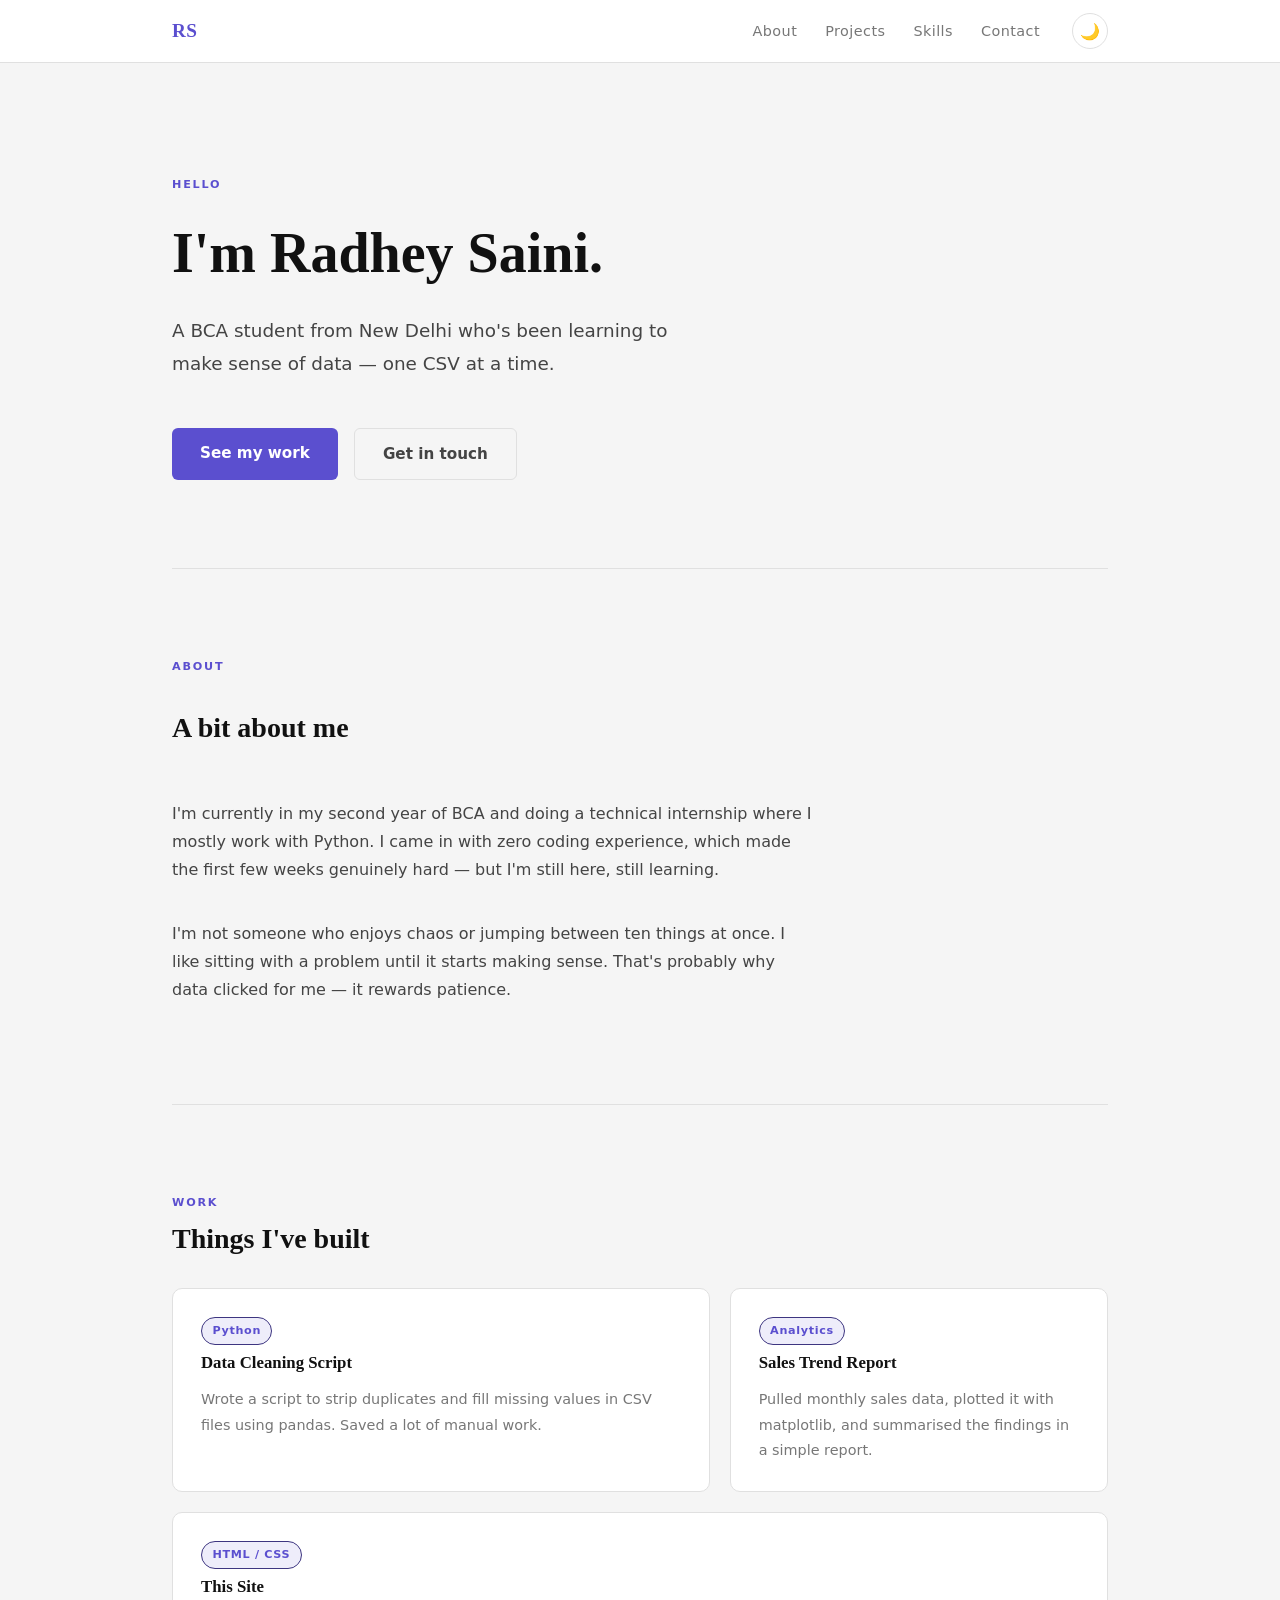
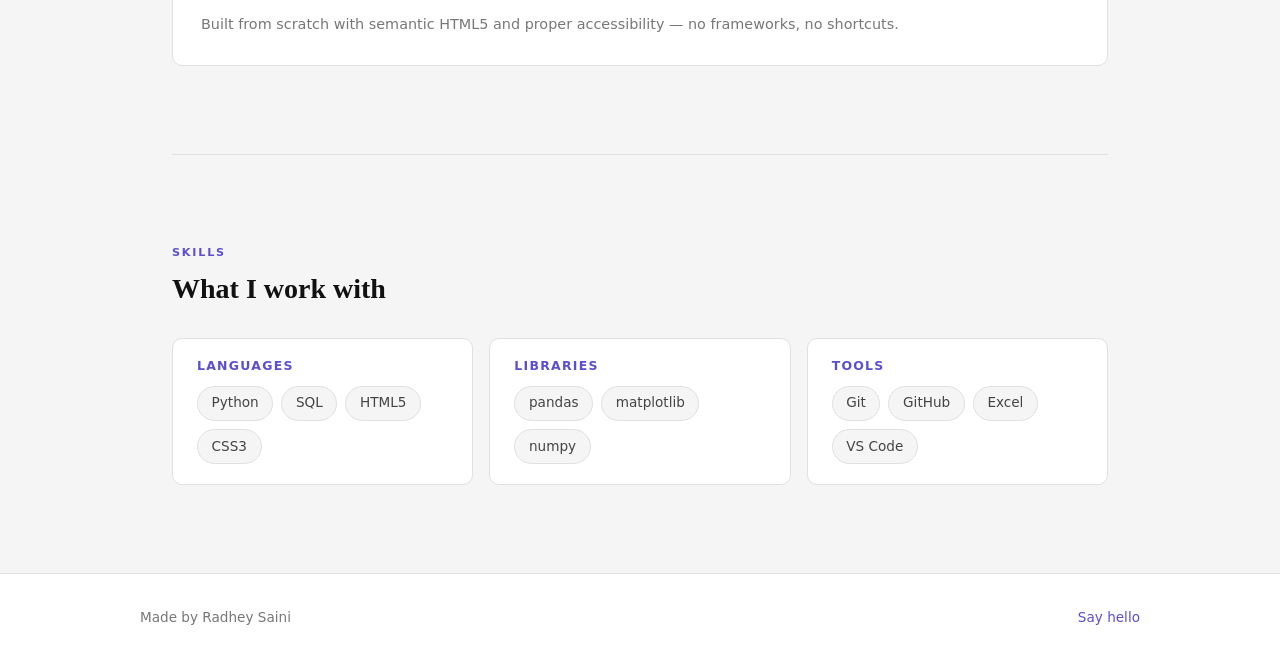
<file: index.html>
<!DOCTYPE html>
<html lang="en" data-theme="dark">
<head>
  <meta charset="UTF-8" />
  <meta name="viewport" content="width=device-width, initial-scale=1.0" />
  <meta name="description" content="Radhey Saini — BCA student and data analytics intern in New Delhi. I like figuring out what data is actually saying." />
  <meta name="keywords" content="Radhey Saini, portfolio, data analytics, BCA, New Delhi, Python" />
  <meta name="author" content="Radhey Saini" />
  <meta name="robots" content="index, follow" />

  <meta property="og:title" content="Radhey Saini | Portfolio" />
  <meta property="og:description" content="BCA student and data analytics intern based in New Delhi." />
  <meta property="og:type" content="website" />

  <meta name="twitter:card" content="summary" />
  <meta name="twitter:title" content="Radhey Saini | Portfolio" />
  <meta name="twitter:description" content="BCA student and data analytics intern based in New Delhi." />

  <title>Radhey Saini | Portfolio</title>

  <style>
    /* ── CSS Variables: Light/Dark ── */
    :root {
      --bg: #0f0f0f;
      --bg-alt: #141414;
      --surface: #1a1a1a;
      --border: #272727;
      --accent: #7c6af7;
      --accent-dim: #3d3580;
      --accent-glow: rgba(124, 106, 247, 0.15);
      --text: #e8e8e8;
      --text-secondary: #aaa;
      --muted: #666;
      --font-display: 'Georgia', serif;
      --font-body: system-ui, -apple-system, sans-serif;
      --radius: 10px;
      --radius-sm: 6px;
      --max-w: 1000px;
      --nav-h: 62px;
      --transition: 0.2s ease;
    }

    [data-theme="light"] {
      --bg: #f5f5f5;
      --bg-alt: #ececec;
      --surface: #ffffff;
      --border: #e0e0e0;
      --accent: #5b4fcf;
      --accent-dim: #3d3580;
      --accent-glow: rgba(91, 79, 207, 0.1);
      --text: #111;
      --text-secondary: #444;
      --muted: #777;
    }

    @media (prefers-reduced-motion: reduce) {
      *, *::before, *::after { transition: none !important; animation: none !important; }
    }

    *, *::before, *::after { box-sizing: border-box; margin: 0; padding: 0; }

    html { scroll-behavior: smooth; font-size: 16px; }

    body {
      background-color: var(--bg);
      color: var(--text);
      font-family: var(--font-body);
      line-height: 1.75;
      transition: background-color var(--transition), color var(--transition);
    }

    /* ── Skip Link ── */
    .skip-link {
      position: absolute;
      top: -100%;
      left: 1rem;
      background: var(--accent);
      color: #fff;
      padding: 0.5rem 1rem;
      border-radius: var(--radius-sm);
      font-weight: 600;
      z-index: 9999;
      transition: top var(--transition);
    }
    .skip-link:focus { top: 1rem; }

    /* ── Header ── */
    header {
      background: var(--surface);
      border-bottom: 1px solid var(--border);
      position: sticky;
      top: 0;
      z-index: 100;
      transition: background var(--transition), border-color var(--transition);
    }

    nav {
      max-width: var(--max-w);
      margin: 0 auto;
      padding: 0 2rem;
      height: var(--nav-h);
      display: flex;
      align-items: center;
      justify-content: space-between;
    }

    .nav-logo {
      font-family: var(--font-display);
      font-size: 1.2rem;
      font-weight: bold;
      color: var(--accent);
      text-decoration: none;
      letter-spacing: 0.02em;
    }
    .nav-logo:focus-visible { outline: 2px solid var(--accent); outline-offset: 4px; border-radius: 4px; }

    .nav-right {
      display: flex;
      align-items: center;
      gap: 2rem;
    }

    .nav-links {
      list-style: none;
      display: flex;
      gap: 1.75rem;
    }

    .nav-links a {
      color: var(--muted);
      text-decoration: none;
      font-size: 0.9rem;
      letter-spacing: 0.03em;
      transition: color var(--transition);
    }
    .nav-links a:hover,
    .nav-links a:focus-visible { color: var(--text); }
    .nav-links a:focus-visible { outline: 2px solid var(--accent); outline-offset: 4px; border-radius: 4px; }

    /* ── Theme Toggle ── */
    .theme-toggle {
      background: var(--surface);
      border: 1px solid var(--border);
      color: var(--text-secondary);
      width: 36px;
      height: 36px;
      border-radius: 50%;
      cursor: pointer;
      display: flex;
      align-items: center;
      justify-content: center;
      font-size: 1rem;
      transition: border-color var(--transition), color var(--transition);
      flex-shrink: 0;
    }
    .theme-toggle:hover { border-color: var(--accent); color: var(--accent); }
    .theme-toggle:focus-visible { outline: 2px solid var(--accent); outline-offset: 4px; }

    /* ── Main Layout ── */
    main {
      max-width: var(--max-w);
      margin: 0 auto;
      padding: 0 2rem;
    }

    section {
      padding: 5.5rem 0;
      border-bottom: 1px solid var(--border);
    }
    section:last-of-type { border-bottom: none; }

    h1, h2, h3 { font-family: var(--font-display); line-height: 1.2; }
    h1 { font-size: clamp(2.4rem, 5vw, 3.5rem); }
    h2 { font-size: clamp(1.4rem, 3vw, 1.75rem); margin-bottom: 2rem; }
    h3 { font-size: 1.05rem; margin-bottom: 0.4rem; }

    .section-label {
      display: block;
      font-size: 0.7rem;
      letter-spacing: 0.16em;
      text-transform: uppercase;
      color: var(--accent);
      font-weight: 700;
      margin-bottom: 0.6rem;
    }

    /* ── Hero ── */
    #hero {
      padding-top: 7rem;
      display: grid;
      grid-template-columns: 1fr;
      gap: 1rem;
    }

    .hero-sub {
      color: var(--text-secondary);
      font-size: 1.15rem;
      max-width: 520px;
      margin-top: 0.75rem;
    }

    .hero-actions {
      display: flex;
      flex-wrap: wrap;
      gap: 1rem;
      margin-top: 2rem;
    }

    .btn-primary {
      display: inline-block;
      padding: 0.75rem 1.75rem;
      background: var(--accent);
      color: #fff;
      text-decoration: none;
      border-radius: var(--radius-sm);
      font-weight: 600;
      font-size: 0.95rem;
      transition: background var(--transition), transform var(--transition);
    }
    .btn-primary:hover { background: var(--accent-dim); transform: translateY(-1px); }
    .btn-primary:focus-visible { outline: 2px solid var(--text); outline-offset: 4px; }

    .btn-secondary {
      display: inline-block;
      padding: 0.75rem 1.75rem;
      background: transparent;
      color: var(--text-secondary);
      text-decoration: none;
      border-radius: var(--radius-sm);
      font-weight: 600;
      font-size: 0.95rem;
      border: 1px solid var(--border);
      transition: border-color var(--transition), color var(--transition);
    }
    .btn-secondary:hover { border-color: var(--accent); color: var(--accent); }
    .btn-secondary:focus-visible { outline: 2px solid var(--accent); outline-offset: 4px; }

    /* ── About ── */
    #about {
      display: grid;
      grid-template-columns: 1fr;
      gap: 1.5rem;
    }

    #about p {
      color: var(--text-secondary);
      max-width: 640px;
      margin-bottom: 0.75rem;
    }

    /* ── Projects: CSS Grid ── */
    .projects-grid {
      display: grid;
      grid-template-columns: repeat(12, 1fr);
      gap: 1.25rem;
    }

    article.card {
      background: var(--surface);
      border: 1px solid var(--border);
      border-radius: var(--radius);
      padding: 1.75rem;
      transition: border-color var(--transition), box-shadow var(--transition), transform var(--transition);
      display: flex;
      flex-direction: column;
      gap: 0.5rem;
    }
    article.card:hover {
      border-color: var(--accent);
      box-shadow: 0 0 0 1px var(--accent-glow), 0 8px 24px rgba(0,0,0,0.2);
      transform: translateY(-2px);
    }

    /* Card 1: wide */
    .card:nth-child(1) { grid-column: span 7; }
    /* Card 2: narrow */
    .card:nth-child(2) { grid-column: span 5; }
    /* Card 3: full */
    .card:nth-child(3) { grid-column: span 12; }

    .card-tag {
      font-size: 0.7rem;
      background: var(--accent-glow);
      color: var(--accent);
      border: 1px solid var(--accent-dim);
      padding: 0.2rem 0.65rem;
      border-radius: 999px;
      display: inline-block;
      letter-spacing: 0.06em;
      font-weight: 600;
      width: fit-content;
    }

    .card p { color: var(--muted); font-size: 0.9rem; flex: 1; }

    /* ── Skills ── */
    .skills-wrapper {
      display: grid;
      grid-template-columns: repeat(auto-fit, minmax(200px, 1fr));
      gap: 1rem;
    }

    .skill-group {
      background: var(--surface);
      border: 1px solid var(--border);
      border-radius: var(--radius);
      padding: 1.25rem 1.5rem;
    }

    .skill-group h3 {
      font-size: 0.78rem;
      text-transform: uppercase;
      letter-spacing: 0.1em;
      color: var(--accent);
      margin-bottom: 0.75rem;
      font-family: var(--font-body);
      font-weight: 700;
    }

    .skills-list {
      list-style: none;
      display: flex;
      flex-wrap: wrap;
      gap: 0.5rem;
    }

    .skills-list li {
      background: var(--bg);
      border: 1px solid var(--border);
      padding: 0.3rem 0.85rem;
      border-radius: 999px;
      font-size: 0.85rem;
      color: var(--text-secondary);
    }

    /* ── Footer ── */
    footer {
      background: var(--surface);
      border-top: 1px solid var(--border);
      padding: 2rem;
      transition: background var(--transition);
    }

    .footer-inner {
      max-width: var(--max-w);
      margin: 0 auto;
      display: flex;
      align-items: center;
      justify-content: space-between;
      flex-wrap: wrap;
      gap: 1rem;
      font-size: 0.85rem;
      color: var(--muted);
    }

    footer a { color: var(--accent); text-decoration: none; }
    footer a:hover { text-decoration: underline; }
    footer a:focus-visible { outline: 2px solid var(--accent); outline-offset: 4px; border-radius: 4px; }

    /* ── Responsive: Tablet ── */
    @media (max-width: 768px) {
      nav { padding: 0 1.25rem; }
      main { padding: 0 1.25rem; }
      section { padding: 4rem 0; }

      .card:nth-child(1),
      .card:nth-child(2),
      .card:nth-child(3) { grid-column: span 12; }

      .nav-links { gap: 1.1rem; }
    }

    /* ── Responsive: Mobile ── */
    @media (max-width: 480px) {
      nav { padding: 0 1rem; }
      main { padding: 0 1rem; }
      section { padding: 3rem 0; }
      #hero { padding-top: 4rem; }

      .nav-links {
        display: none;
      }

      .hero-actions { flex-direction: column; }
      .btn-primary, .btn-secondary { text-align: center; }

      .footer-inner { flex-direction: column; text-align: center; }
    }
  </style>
</head>

<body>

  <a href="#main-content" class="skip-link">Skip to main content</a>

  <header role="banner">
    <nav aria-label="Primary navigation">
      <a href="index.html" class="nav-logo" aria-label="Radhey Saini — go to homepage">RS</a>
      <div class="nav-right">
        <ul class="nav-links" role="list">
          <li><a href="#about">About</a></li>
          <li><a href="#projects">Projects</a></li>
          <li><a href="#skills">Skills</a></li>
          <li><a href="contact.html">Contact</a></li>
        </ul>
        <button
          class="theme-toggle"
          aria-label="Toggle light and dark mode"
          id="theme-btn"
        >🌙</button>
      </div>
    </nav>
  </header>

  <main id="main-content">

    <section id="hero" aria-labelledby="hero-heading">
      <span class="section-label" aria-hidden="true">Hello</span>
      <h1 id="hero-heading">I'm Radhey Saini.</h1>
      <p class="hero-sub">A BCA student from New Delhi who's been learning to make sense of data — one CSV at a time.</p>
      <div class="hero-actions">
        <a href="#projects" class="btn-primary" aria-label="Jump to my projects">See my work</a>
        <a href="contact.html" class="btn-secondary">Get in touch</a>
      </div>
    </section>

    <section id="about" aria-labelledby="about-heading">
      <span class="section-label" aria-hidden="true">About</span>
      <h2 id="about-heading">A bit about me</h2>
      <p>I'm currently in my second year of BCA and doing a technical internship where I mostly work with Python. I came in with zero coding experience, which made the first few weeks genuinely hard — but I'm still here, still learning.</p>
      <p>I'm not someone who enjoys chaos or jumping between ten things at once. I like sitting with a problem until it starts making sense. That's probably why data clicked for me — it rewards patience.</p>
    </section>

    <section id="projects" aria-labelledby="projects-heading">
      <span class="section-label" aria-hidden="true">Work</span>
      <h2 id="projects-heading">Things I've built</h2>
      <div class="projects-grid">

        <article class="card" aria-labelledby="proj1-title">
          <span class="card-tag">Python</span>
          <h3 id="proj1-title">Data Cleaning Script</h3>
          <p>Wrote a script to strip duplicates and fill missing values in CSV files using pandas. Saved a lot of manual work.</p>
        </article>

        <article class="card" aria-labelledby="proj2-title">
          <span class="card-tag">Analytics</span>
          <h3 id="proj2-title">Sales Trend Report</h3>
          <p>Pulled monthly sales data, plotted it with matplotlib, and summarised the findings in a simple report.</p>
        </article>

        <article class="card" aria-labelledby="proj3-title">
          <span class="card-tag">HTML / CSS</span>
          <h3 id="proj3-title">This Site</h3>
          <p>Built from scratch with semantic HTML5 and proper accessibility — no frameworks, no shortcuts.</p>
        </article>

      </div>
    </section>

    <section id="skills" aria-labelledby="skills-heading">
      <span class="section-label" aria-hidden="true">Skills</span>
      <h2 id="skills-heading">What I work with</h2>
      <div class="skills-wrapper">
        <div class="skill-group">
          <h3>Languages</h3>
          <ul class="skills-list" aria-label="Programming languages">
            <li>Python</li>
            <li>SQL</li>
            <li>HTML5</li>
            <li>CSS3</li>
          </ul>
        </div>
        <div class="skill-group">
          <h3>Libraries</h3>
          <ul class="skills-list" aria-label="Libraries and tools">
            <li>pandas</li>
            <li>matplotlib</li>
            <li>numpy</li>
          </ul>
        </div>
        <div class="skill-group">
          <h3>Tools</h3>
          <ul class="skills-list" aria-label="Tools and platforms">
            <li>Git</li>
            <li>GitHub</li>
            <li>Excel</li>
            <li>VS Code</li>
          </ul>
        </div>
      </div>
    </section>

  </main>

  <footer role="contentinfo">
    <div class="footer-inner">
      <span>Made by Radhey Saini</span>
      <a href="contact.html">Say hello</a>
    </div>
  </footer>

  <script>
    const btn = document.getElementById('theme-btn');
    const html = document.documentElement;

    // Respect system preference on first load
    const stored = localStorage.getItem('theme');
    const prefersDark = window.matchMedia('(prefers-color-scheme: dark)').matches;
    const initial = stored || (prefersDark ? 'dark' : 'light');
    html.setAttribute('data-theme', initial);
    btn.textContent = initial === 'dark' ? '☀️' : '🌙';

    btn.addEventListener('click', () => {
      const current = html.getAttribute('data-theme');
      const next = current === 'dark' ? 'light' : 'dark';
      html.setAttribute('data-theme', next);
      btn.textContent = next === 'dark' ? '☀️' : '🌙';
      localStorage.setItem('theme', next);
    });
  </script>

</body>
</html>
</file>
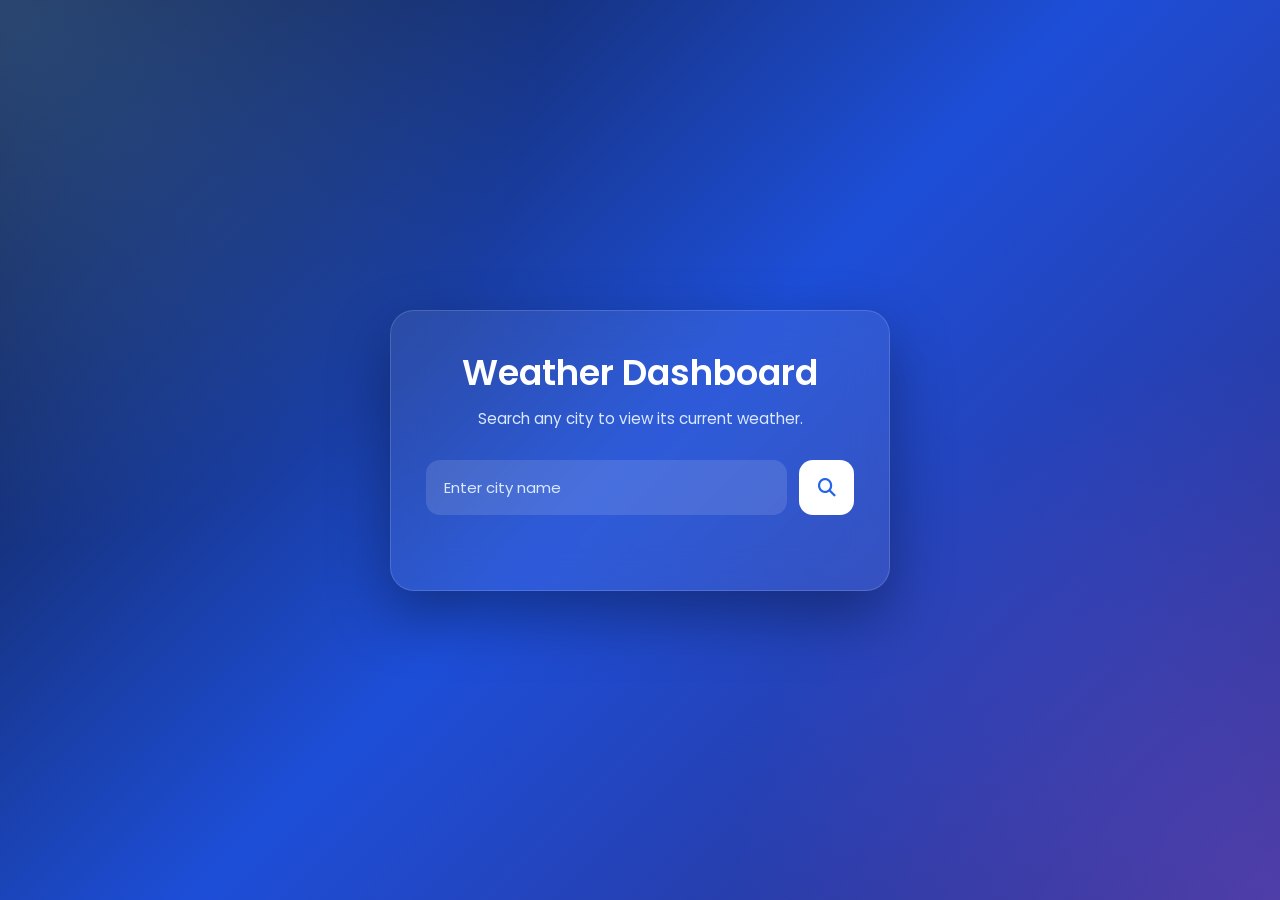
<file: weather-dashboard/index.html>
<!DOCTYPE html>
<html lang="en">

<head>

    <meta charset="UTF-8">
    <meta name="viewport" content="width=device-width, initial-scale=1.0">

    <title>Weather Dashboard</title>

    <link rel="preconnect" href="https://fonts.googleapis.com">
    <link rel="preconnect" href="https://fonts.gstatic.com" crossorigin>

    <link href="https://fonts.googleapis.com/css2?family=Poppins:wght@300;400;500;600;700&display=swap" rel="stylesheet">

    <link rel="stylesheet"
        href="https://cdnjs.cloudflare.com/ajax/libs/font-awesome/6.7.2/css/all.min.css">

    <link rel="stylesheet" href="style.css">

</head>

<body>

    <div class="background"></div>

    <main class="container">

        <h1>Weather Dashboard</h1>

        <p class="subtitle">
            Search any city to view its current weather.
        </p>

        <div class="search-container">

            <input
                type="text"
                id="cityInput"
                placeholder="Enter city name">

            <button id="searchBtn">

                <i class="fa-solid fa-magnifying-glass"></i>

            </button>

        </div>

        <p id="errorMessage"></p>

        <div id="loader" class="loader hidden"></div>

        <section id="weatherCard" class="weather-card hidden">

            <div class="city">

                <i class="fa-solid fa-location-dot"></i>

                <h2 id="cityName">--</h2>

            </div>

            <div class="weather-grid">

                <div class="info-box">

                    <i class="fa-solid fa-temperature-half"></i>

                    <span class="label">
                        Temperature
                    </span>

                    <span
                        id="temperature"
                        class="value">
                        --
                    </span>

                </div>

                <div class="info-box">

                    <i class="fa-solid fa-droplet"></i>

                    <span class="label">
                        Humidity
                    </span>

                    <span
                        id="humidity"
                        class="value">
                        --
                    </span>

                </div>

                <div class="info-box">

                    <i class="fa-solid fa-wind"></i>

                    <span class="label">
                        Wind Speed
                    </span>

                    <span
                        id="windSpeed"
                        class="value">
                        --
                    </span>

                </div>

            </div>

        </section>

    </main>

    <script src="script.js"></script>

</body>

</html>
</file>
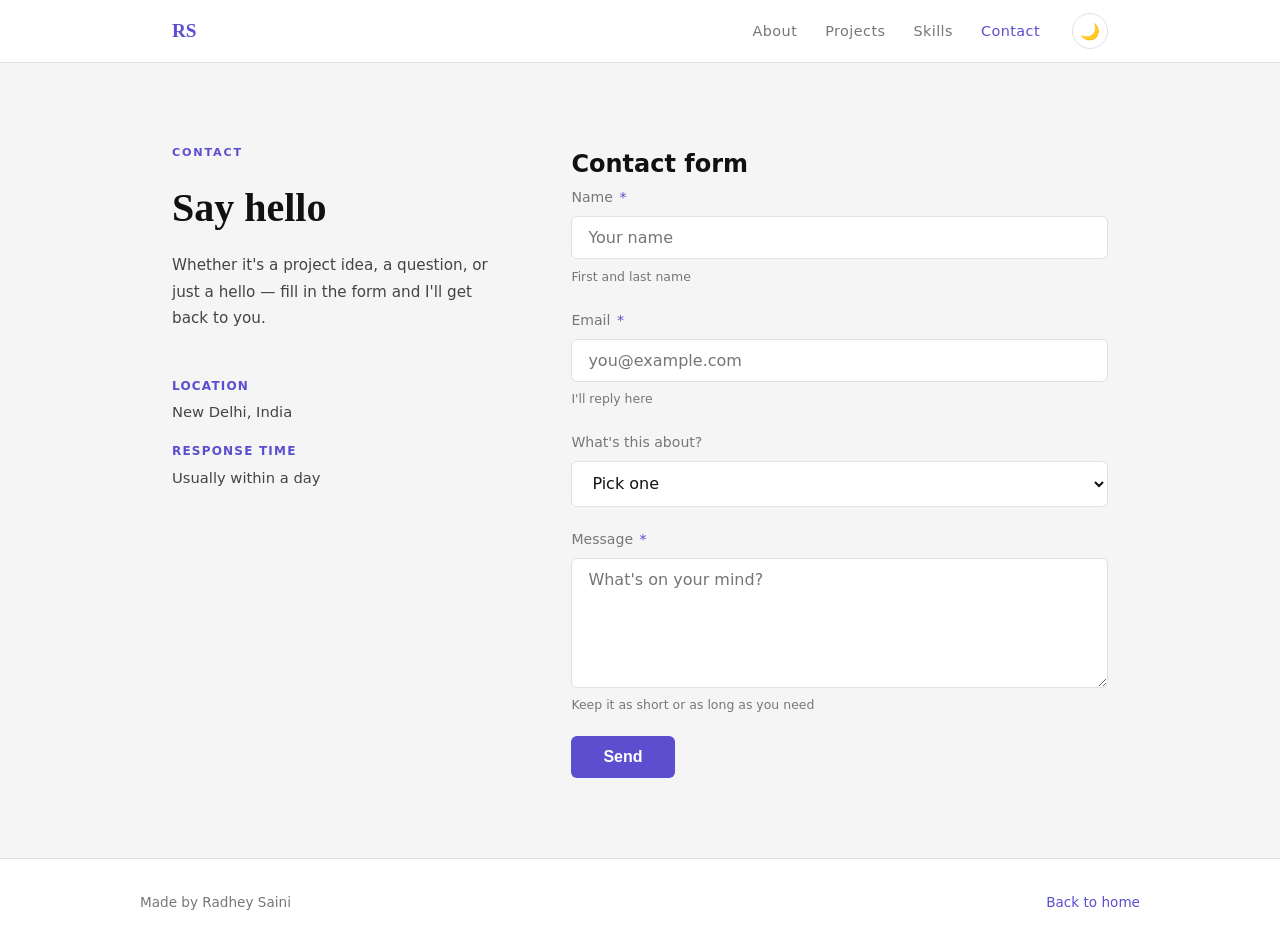
<file: contact.html>
<!DOCTYPE html>
<html lang="en" data-theme="dark">
<head>
  <meta charset="UTF-8" />
  <meta name="viewport" content="width=device-width, initial-scale=1.0" />
  <meta name="description" content="Get in touch with Radhey Saini — BCA student and data analytics intern based in New Delhi." />
  <meta name="robots" content="index, follow" />
  <meta name="author" content="Radhey Saini" />

  <meta property="og:title" content="Contact | Radhey Saini" />
  <meta property="og:description" content="Drop me a message — I usually reply within a day." />
  <meta property="og:type" content="website" />

  <meta name="twitter:card" content="summary" />
  <meta name="twitter:title" content="Contact | Radhey Saini" />
  <meta name="twitter:description" content="Drop me a message — I usually reply within a day." />

  <title>Contact | Radhey Saini</title>

  <style>
    :root {
      --bg: #0f0f0f;
      --bg-alt: #141414;
      --surface: #1a1a1a;
      --border: #272727;
      --accent: #7c6af7;
      --accent-dim: #3d3580;
      --accent-glow: rgba(124, 106, 247, 0.15);
      --text: #e8e8e8;
      --text-secondary: #aaa;
      --muted: #666;
      --font-display: 'Georgia', serif;
      --font-body: system-ui, -apple-system, sans-serif;
      --radius: 10px;
      --radius-sm: 6px;
      --max-w: 1000px;
      --nav-h: 62px;
      --transition: 0.2s ease;
    }

    [data-theme="light"] {
      --bg: #f5f5f5;
      --bg-alt: #ececec;
      --surface: #ffffff;
      --border: #e0e0e0;
      --accent: #5b4fcf;
      --accent-dim: #3d3580;
      --accent-glow: rgba(91, 79, 207, 0.1);
      --text: #111;
      --text-secondary: #444;
      --muted: #777;
    }

    @media (prefers-reduced-motion: reduce) {
      *, *::before, *::after { transition: none !important; animation: none !important; }
    }

    *, *::before, *::after { box-sizing: border-box; margin: 0; padding: 0; }
    html { scroll-behavior: smooth; }
    body { background-color: var(--bg); color: var(--text); font-family: var(--font-body); line-height: 1.75; transition: background-color var(--transition), color var(--transition); }

    .skip-link { position: absolute; top: -100%; left: 1rem; background: var(--accent); color: #fff; padding: 0.5rem 1rem; border-radius: var(--radius-sm); font-weight: 600; z-index: 9999; transition: top var(--transition); }
    .skip-link:focus { top: 1rem; }

    header { background: var(--surface); border-bottom: 1px solid var(--border); position: sticky; top: 0; z-index: 100; transition: background var(--transition), border-color var(--transition); }

    nav { max-width: var(--max-w); margin: 0 auto; padding: 0 2rem; height: var(--nav-h); display: flex; align-items: center; justify-content: space-between; }

    .nav-logo { font-family: var(--font-display); font-size: 1.2rem; font-weight: bold; color: var(--accent); text-decoration: none; }
    .nav-logo:focus-visible { outline: 2px solid var(--accent); outline-offset: 4px; border-radius: 4px; }

    .nav-right { display: flex; align-items: center; gap: 2rem; }
    .nav-links { list-style: none; display: flex; gap: 1.75rem; }
    .nav-links a { color: var(--muted); text-decoration: none; font-size: 0.9rem; letter-spacing: 0.03em; transition: color var(--transition); }
    .nav-links a:hover, .nav-links a:focus-visible { color: var(--text); }
    .nav-links a:focus-visible { outline: 2px solid var(--accent); outline-offset: 4px; border-radius: 4px; }
    .nav-links a[aria-current="page"] { color: var(--accent); }

    .theme-toggle { background: var(--surface); border: 1px solid var(--border); color: var(--text-secondary); width: 36px; height: 36px; border-radius: 50%; cursor: pointer; display: flex; align-items: center; justify-content: center; font-size: 1rem; transition: border-color var(--transition), color var(--transition); }
    .theme-toggle:hover { border-color: var(--accent); color: var(--accent); }
    .theme-toggle:focus-visible { outline: 2px solid var(--accent); outline-offset: 4px; }

    /* Page layout — CSS Grid */
    .page-grid {
      max-width: var(--max-w);
      margin: 0 auto;
      padding: 5rem 2rem;
      display: grid;
      grid-template-columns: 1fr 1.6fr;
      gap: 4rem;
      align-items: start;
    }

    .contact-info { display: flex; flex-direction: column; gap: 0.75rem; }

    h1 { font-family: var(--font-display); font-size: clamp(1.8rem, 4vw, 2.5rem); line-height: 1.2; margin-bottom: 0.5rem; }

    .section-label { display: block; font-size: 0.7rem; letter-spacing: 0.16em; text-transform: uppercase; color: var(--accent); font-weight: 700; margin-bottom: 0.6rem; }

    .page-sub { color: var(--text-secondary); max-width: 320px; font-size: 0.95rem; }

    .info-block { margin-top: 2rem; display: flex; flex-direction: column; gap: 1rem; }

    .info-item { display: flex; flex-direction: column; gap: 0.15rem; }
    .info-item span:first-child { font-size: 0.75rem; text-transform: uppercase; letter-spacing: 0.1em; color: var(--accent); font-weight: 600; }
    .info-item span:last-child { color: var(--text-secondary); font-size: 0.92rem; }

    /* Form */
    .contact-form { display: flex; flex-direction: column; gap: 1.25rem; }
    .form-group { display: flex; flex-direction: column; gap: 0.4rem; }

    label { font-size: 0.88rem; color: var(--muted); font-weight: 500; }
    .required-mark { color: var(--accent); margin-left: 2px; }

    input, textarea, select {
      background: var(--surface); border: 1px solid var(--border);
      color: var(--text); padding: 0.7rem 1rem;
      border-radius: var(--radius-sm); font-size: 1rem;
      font-family: var(--font-body); transition: border-color var(--transition), box-shadow var(--transition); width: 100%;
    }
    input:focus, textarea:focus, select:focus { outline: none; border-color: var(--accent); box-shadow: 0 0 0 3px var(--accent-glow); }
    input[aria-invalid="true"], textarea[aria-invalid="true"] { border-color: #d95f5f; }

    textarea { resize: vertical; min-height: 130px; }
    .field-hint { font-size: 0.78rem; color: var(--muted); }

    .submit-btn { align-self: flex-start; padding: 0.75rem 2rem; background: var(--accent); color: #fff; border: none; border-radius: var(--radius-sm); font-size: 1rem; font-weight: 600; cursor: pointer; transition: background var(--transition), transform var(--transition); }
    .submit-btn:hover { background: var(--accent-dim); transform: translateY(-1px); }
    .submit-btn:focus-visible { outline: 2px solid var(--text); outline-offset: 4px; }

    .success-msg { display: none; background: #1a2e1a; border: 1px solid #3a6b3a; color: #7fcc7f; padding: 1rem 1.25rem; border-radius: var(--radius-sm); font-size: 0.95rem; }

    footer { background: var(--surface); border-top: 1px solid var(--border); padding: 2rem; transition: background var(--transition); }
    .footer-inner { max-width: var(--max-w); margin: 0 auto; display: flex; align-items: center; justify-content: space-between; flex-wrap: wrap; gap: 1rem; font-size: 0.85rem; color: var(--muted); }
    footer a { color: var(--accent); text-decoration: none; }
    footer a:hover { text-decoration: underline; }
    footer a:focus-visible { outline: 2px solid var(--accent); outline-offset: 4px; border-radius: 4px; }

    /* Tablet */
    @media (max-width: 768px) {
      .page-grid { grid-template-columns: 1fr; gap: 2.5rem; padding: 3rem 1.25rem; }
      .page-sub { max-width: 100%; }
      nav { padding: 0 1.25rem; }
    }

    /* Mobile */
    @media (max-width: 480px) {
      nav { padding: 0 1rem; }
      .nav-links { display: none; }
      .page-grid { padding: 2.5rem 1rem; }
      .footer-inner { flex-direction: column; text-align: center; }
    }
  </style>
</head>

<body>

  <a href="#main-content" class="skip-link">Skip to main content</a>

  <header role="banner">
    <nav aria-label="Primary navigation">
      <a href="index.html" class="nav-logo" aria-label="Radhey Saini — go to homepage">RS</a>
      <div class="nav-right">
        <ul class="nav-links" role="list">
          <li><a href="index.html#about">About</a></li>
          <li><a href="index.html#projects">Projects</a></li>
          <li><a href="index.html#skills">Skills</a></li>
          <li><a href="contact.html" aria-current="page">Contact</a></li>
        </ul>
        <button class="theme-toggle" aria-label="Toggle light and dark mode" id="theme-btn">🌙</button>
      </div>
    </nav>
  </header>

  <main id="main-content">
    <div class="page-grid">

      <aside class="contact-info" aria-label="Contact information">
        <span class="section-label" aria-hidden="true">Contact</span>
        <h1>Say hello</h1>
        <p class="page-sub">Whether it's a project idea, a question, or just a hello — fill in the form and I'll get back to you.</p>
        <div class="info-block">
          <div class="info-item">
            <span>Location</span>
            <span>New Delhi, India</span>
          </div>
          <div class="info-item">
            <span>Response time</span>
            <span>Usually within a day</span>
          </div>
        </div>
      </aside>

      <section aria-labelledby="form-heading">
        <h2 id="form-heading" class="visually-hidden">Contact form</h2>

        <div role="status" class="success-msg" id="success-msg" aria-live="polite">
          Got it — I'll reply soon.
        </div>

        <form class="contact-form" id="contact-form" aria-label="Contact form" novalidate>

          <div class="form-group">
            <label for="name">Name <span class="required-mark" aria-hidden="true">*</span></label>
            <input type="text" id="name" name="name" required autocomplete="name" aria-required="true" aria-describedby="name-hint" placeholder="Your name" />
            <span class="field-hint" id="name-hint">First and last name</span>
          </div>

          <div class="form-group">
            <label for="email">Email <span class="required-mark" aria-hidden="true">*</span></label>
            <input type="email" id="email" name="email" required autocomplete="email" aria-required="true" aria-describedby="email-hint" placeholder="you@example.com" />
            <span class="field-hint" id="email-hint">I'll reply here</span>
          </div>

          <div class="form-group">
            <label for="subject">What's this about?</label>
            <select id="subject" name="subject">
              <option value="">Pick one</option>
              <option value="work">Work or internship</option>
              <option value="project">Collaboration</option>
              <option value="general">Just saying hi</option>
            </select>
          </div>

          <div class="form-group">
            <label for="message">Message <span class="required-mark" aria-hidden="true">*</span></label>
            <textarea id="message" name="message" required aria-required="true" aria-describedby="message-hint" placeholder="What's on your mind?"></textarea>
            <span class="field-hint" id="message-hint">Keep it as short or as long as you need</span>
          </div>

          <button type="submit" class="submit-btn">Send</button>

        </form>
      </section>

    </div>
  </main>

  <footer role="contentinfo">
    <div class="footer-inner">
      <span>Made by Radhey Saini</span>
      <a href="index.html">Back to home</a>
    </div>
  </footer>

  <script>
    // Theme toggle
    const btn = document.getElementById('theme-btn');
    const html = document.documentElement;
    const stored = localStorage.getItem('theme');
    const prefersDark = window.matchMedia('(prefers-color-scheme: dark)').matches;
    const initial = stored || (prefersDark ? 'dark' : 'light');
    html.setAttribute('data-theme', initial);
    btn.textContent = initial === 'dark' ? '☀️' : '🌙';

    btn.addEventListener('click', () => {
      const current = html.getAttribute('data-theme');
      const next = current === 'dark' ? 'light' : 'dark';
      html.setAttribute('data-theme', next);
      btn.textContent = next === 'dark' ? '☀️' : '🌙';
      localStorage.setItem('theme', next);
    });

    // Form
    const form = document.getElementById('contact-form');
    const successMsg = document.getElementById('success-msg');

    form.addEventListener('submit', function(e) {
      e.preventDefault();
      let valid = true;
      let firstInvalid = null;

      form.querySelectorAll('[required]').forEach(field => {
        if (!field.value.trim()) {
          field.setAttribute('aria-invalid', 'true');
          if (!firstInvalid) firstInvalid = field;
          valid = false;
        } else {
          field.setAttribute('aria-invalid', 'false');
        }
      });

      if (!valid) { firstInvalid.focus(); return; }

      form.style.display = 'none';
      successMsg.style.display = 'block';
      successMsg.focus();
    });
  </script>

</body>
</html>
</file>
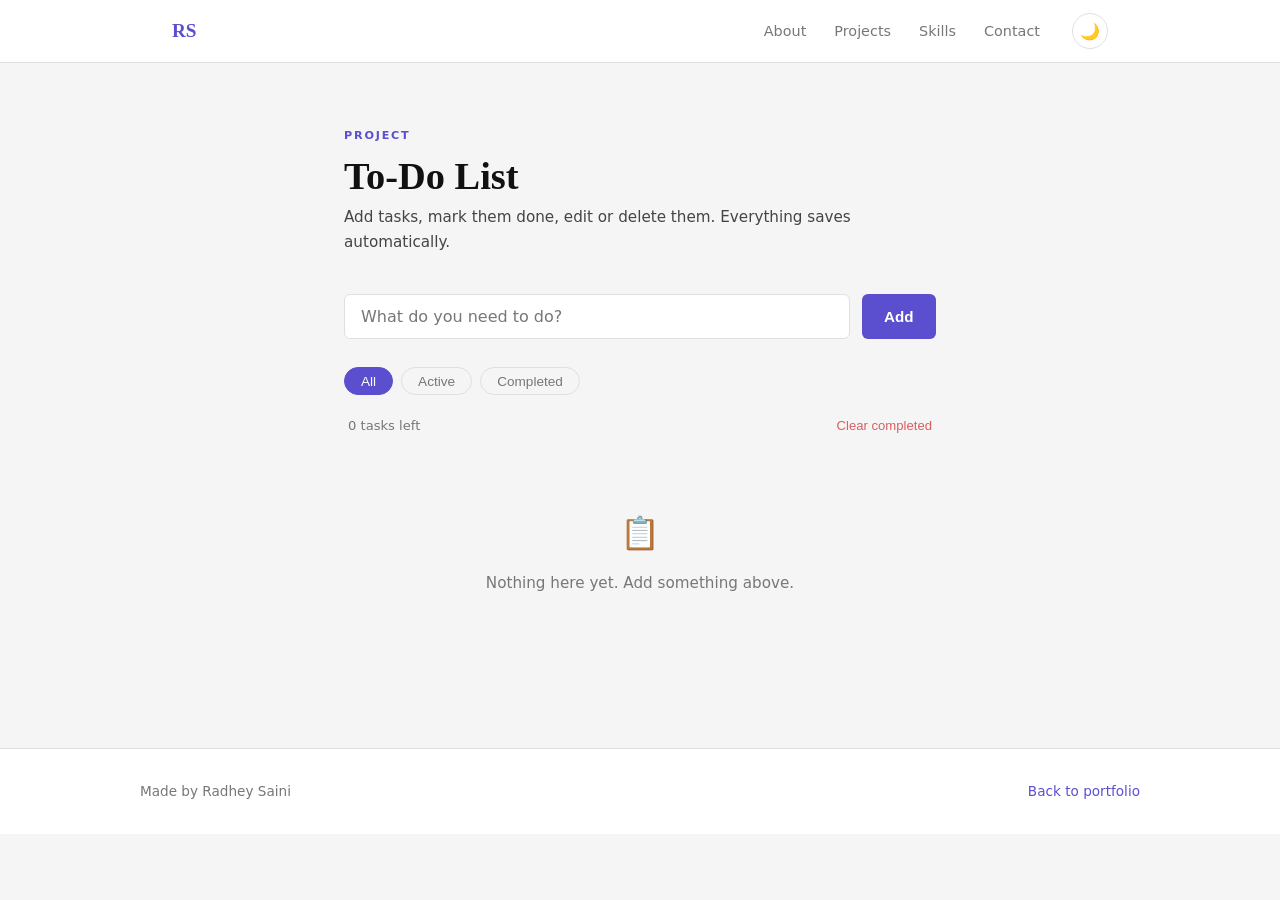
<file: todo.html>
<!DOCTYPE html>
<html lang="en" data-theme="dark">
<head>
  <meta charset="UTF-8" />
  <meta name="viewport" content="width=device-width, initial-scale=1.0" />
  <meta name="description" content="A simple to-do list app by Radhey Saini. Add, complete, and delete tasks — data saves automatically." />
  <meta name="author" content="Radhey Saini" />
  <meta name="robots" content="index, follow" />
  <title>To-Do App | Radhey Saini</title>

  <style>
    :root {
      --bg: #0f0f0f;
      --surface: #1a1a1a;
      --surface-alt: #222;
      --border: #272727;
      --accent: #7c6af7;
      --accent-dim: #3d3580;
      --accent-glow: rgba(124, 106, 247, 0.15);
      --text: #e8e8e8;
      --text-secondary: #aaa;
      --muted: #666;
      --danger: #d95f5f;
      --danger-glow: rgba(217, 95, 95, 0.12);
      --success: #4caf82;
      --font-display: 'Georgia', serif;
      --font-body: system-ui, -apple-system, sans-serif;
      --radius: 10px;
      --radius-sm: 6px;
      --max-w: 640px;
      --nav-h: 62px;
      --transition: 0.2s ease;
    }

    [data-theme="light"] {
      --bg: #f5f5f5;
      --surface: #ffffff;
      --surface-alt: #f0f0f0;
      --border: #e0e0e0;
      --accent: #5b4fcf;
      --accent-dim: #3d3580;
      --accent-glow: rgba(91, 79, 207, 0.1);
      --text: #111;
      --text-secondary: #444;
      --muted: #777;
    }

    @media (prefers-reduced-motion: reduce) {
      *, *::before, *::after { transition: none !important; animation: none !important; }
    }

    *, *::before, *::after { box-sizing: border-box; margin: 0; padding: 0; }
    html { scroll-behavior: smooth; }

    body {
      background-color: var(--bg);
      color: var(--text);
      font-family: var(--font-body);
      line-height: 1.6;
      min-height: 100vh;
      transition: background-color var(--transition), color var(--transition);
    }

    /* Skip link */
    .skip-link { position: absolute; top: -100%; left: 1rem; background: var(--accent); color: #fff; padding: 0.5rem 1rem; border-radius: var(--radius-sm); font-weight: 600; z-index: 9999; transition: top var(--transition); }
    .skip-link:focus { top: 1rem; }

    /* Header */
    header { background: var(--surface); border-bottom: 1px solid var(--border); position: sticky; top: 0; z-index: 100; transition: background var(--transition); }

    nav { max-width: 1000px; margin: 0 auto; padding: 0 2rem; height: var(--nav-h); display: flex; align-items: center; justify-content: space-between; }

    .nav-logo { font-family: var(--font-display); font-size: 1.2rem; font-weight: bold; color: var(--accent); text-decoration: none; }
    .nav-logo:focus-visible { outline: 2px solid var(--accent); outline-offset: 4px; border-radius: 4px; }

    .nav-right { display: flex; align-items: center; gap: 2rem; }
    .nav-links { list-style: none; display: flex; gap: 1.75rem; }
    .nav-links a { color: var(--muted); text-decoration: none; font-size: 0.9rem; transition: color var(--transition); }
    .nav-links a:hover, .nav-links a:focus-visible { color: var(--text); }
    .nav-links a:focus-visible { outline: 2px solid var(--accent); outline-offset: 4px; border-radius: 4px; }

    .theme-toggle { background: var(--surface); border: 1px solid var(--border); color: var(--text-secondary); width: 36px; height: 36px; border-radius: 50%; cursor: pointer; display: flex; align-items: center; justify-content: center; font-size: 1rem; transition: border-color var(--transition); }
    .theme-toggle:hover { border-color: var(--accent); }
    .theme-toggle:focus-visible { outline: 2px solid var(--accent); outline-offset: 4px; }

    /* Main */
    main { max-width: var(--max-w); margin: 0 auto; padding: 4rem 1.5rem 6rem; }

    .page-header { margin-bottom: 2.5rem; }

    .section-label { display: block; font-size: 0.7rem; letter-spacing: 0.16em; text-transform: uppercase; color: var(--accent); font-weight: 700; margin-bottom: 0.5rem; }

    h1 { font-family: var(--font-display); font-size: clamp(1.8rem, 4vw, 2.4rem); line-height: 1.2; }

    .page-sub { color: var(--text-secondary); font-size: 0.95rem; margin-top: 0.4rem; }

    /* Input area */
    .add-task-form {
      display: flex;
      gap: 0.75rem;
      margin-bottom: 1.75rem;
    }

    .task-input {
      flex: 1;
      background: var(--surface);
      border: 1px solid var(--border);
      color: var(--text);
      padding: 0.75rem 1rem;
      border-radius: var(--radius-sm);
      font-size: 1rem;
      font-family: var(--font-body);
      transition: border-color var(--transition), box-shadow var(--transition);
    }
    .task-input:focus { outline: none; border-color: var(--accent); box-shadow: 0 0 0 3px var(--accent-glow); }
    .task-input::placeholder { color: var(--muted); }

    .add-btn {
      padding: 0.75rem 1.4rem;
      background: var(--accent);
      color: #fff;
      border: none;
      border-radius: var(--radius-sm);
      font-size: 0.95rem;
      font-weight: 600;
      cursor: pointer;
      white-space: nowrap;
      transition: background var(--transition), transform var(--transition);
    }
    .add-btn:hover { background: var(--accent-dim); transform: translateY(-1px); }
    .add-btn:focus-visible { outline: 2px solid var(--text); outline-offset: 4px; }

    /* Filters */
    .filters {
      display: flex;
      gap: 0.5rem;
      margin-bottom: 1.25rem;
      flex-wrap: wrap;
    }

    .filter-btn {
      padding: 0.35rem 1rem;
      background: transparent;
      border: 1px solid var(--border);
      color: var(--muted);
      border-radius: 999px;
      font-size: 0.85rem;
      cursor: pointer;
      transition: border-color var(--transition), color var(--transition), background var(--transition);
    }
    .filter-btn:hover { border-color: var(--accent); color: var(--accent); }
    .filter-btn.active { background: var(--accent); border-color: var(--accent); color: #fff; }
    .filter-btn:focus-visible { outline: 2px solid var(--accent); outline-offset: 4px; }

    /* Stats bar */
    .stats-bar {
      display: flex;
      justify-content: space-between;
      align-items: center;
      font-size: 0.82rem;
      color: var(--muted);
      margin-bottom: 1rem;
      padding: 0 0.25rem;
    }

    .clear-btn {
      background: none;
      border: none;
      color: var(--danger);
      font-size: 0.82rem;
      cursor: pointer;
      padding: 0;
      transition: opacity var(--transition);
    }
    .clear-btn:hover { opacity: 0.75; }
    .clear-btn:focus-visible { outline: 2px solid var(--danger); outline-offset: 4px; border-radius: 4px; }

    /* Task list */
    .task-list {
      list-style: none;
      display: flex;
      flex-direction: column;
      gap: 0.6rem;
    }

    .task-item {
      background: var(--surface);
      border: 1px solid var(--border);
      border-radius: var(--radius);
      padding: 1rem 1.25rem;
      display: grid;
      grid-template-columns: auto 1fr auto auto;
      align-items: center;
      gap: 0.85rem;
      transition: border-color var(--transition), opacity var(--transition);
      animation: slideIn 0.18s ease;
    }

    @keyframes slideIn {
      from { opacity: 0; transform: translateY(-6px); }
      to   { opacity: 1; transform: translateY(0); }
    }

    .task-item.completed { opacity: 0.55; }
    .task-item.completed .task-text { text-decoration: line-through; color: var(--muted); }
    .task-item:hover { border-color: var(--border); }

    /* Checkbox */
    .task-checkbox {
      width: 18px;
      height: 18px;
      border: 2px solid var(--border);
      border-radius: 4px;
      appearance: none;
      -webkit-appearance: none;
      cursor: pointer;
      flex-shrink: 0;
      position: relative;
      transition: border-color var(--transition), background var(--transition);
    }
    .task-checkbox:checked { background: var(--accent); border-color: var(--accent); }
    .task-checkbox:checked::after { content: '✓'; position: absolute; top: 50%; left: 50%; transform: translate(-50%, -50%); color: #fff; font-size: 11px; font-weight: 700; }
    .task-checkbox:focus-visible { outline: 2px solid var(--accent); outline-offset: 3px; }

    .task-text {
      font-size: 0.95rem;
      color: var(--text);
      word-break: break-word;
      transition: color var(--transition);
    }

    .task-text-input {
      font-size: 0.95rem;
      background: var(--surface-alt);
      border: 1px solid var(--accent);
      color: var(--text);
      padding: 0.2rem 0.5rem;
      border-radius: var(--radius-sm);
      font-family: var(--font-body);
      width: 100%;
      box-shadow: 0 0 0 3px var(--accent-glow);
    }
    .task-text-input:focus { outline: none; }

    .edit-btn, .delete-btn {
      background: none;
      border: none;
      cursor: pointer;
      font-size: 0.95rem;
      padding: 0.25rem;
      border-radius: var(--radius-sm);
      transition: opacity var(--transition);
      opacity: 0.5;
      line-height: 1;
    }
    .task-item:hover .edit-btn,
    .task-item:hover .delete-btn { opacity: 1; }
    .edit-btn { color: var(--accent); }
    .delete-btn { color: var(--danger); }
    .edit-btn:focus-visible, .delete-btn:focus-visible { outline: 2px solid var(--accent); outline-offset: 3px; opacity: 1; }

    /* Empty state */
    .empty-state {
      text-align: center;
      padding: 3.5rem 1rem;
      color: var(--muted);
      font-size: 0.95rem;
      display: none;
    }
    .empty-state .emoji { font-size: 2rem; display: block; margin-bottom: 0.75rem; }

    /* Footer */
    footer { background: var(--surface); border-top: 1px solid var(--border); padding: 2rem; transition: background var(--transition); }
    .footer-inner { max-width: 1000px; margin: 0 auto; display: flex; align-items: center; justify-content: space-between; flex-wrap: wrap; gap: 1rem; font-size: 0.85rem; color: var(--muted); }
    footer a { color: var(--accent); text-decoration: none; }
    footer a:hover { text-decoration: underline; }
    footer a:focus-visible { outline: 2px solid var(--accent); outline-offset: 4px; border-radius: 4px; }

    @media (max-width: 480px) {
      nav { padding: 0 1rem; }
      .nav-links { display: none; }
      main { padding: 2.5rem 1rem 4rem; }
      .add-task-form { flex-direction: column; }
      .add-btn { width: 100%; }
      .footer-inner { flex-direction: column; text-align: center; }
    }
  </style>
</head>

<body>

  <a href="#main-content" class="skip-link">Skip to main content</a>

  <header role="banner">
    <nav aria-label="Primary navigation">
      <a href="index.html" class="nav-logo" aria-label="Radhey Saini — go to homepage">RS</a>
      <div class="nav-right">
        <ul class="nav-links" role="list">
          <li><a href="index.html#about">About</a></li>
          <li><a href="index.html#projects">Projects</a></li>
          <li><a href="index.html#skills">Skills</a></li>
          <li><a href="contact.html">Contact</a></li>
        </ul>
        <button class="theme-toggle" aria-label="Toggle light and dark mode" id="theme-btn">🌙</button>
      </div>
    </nav>
  </header>

  <main id="main-content">
    <div class="page-header">
      <span class="section-label" aria-hidden="true">Project</span>
      <h1>To-Do List</h1>
      <p class="page-sub">Add tasks, mark them done, edit or delete them. Everything saves automatically.</p>
    </div>

    <form class="add-task-form" id="add-task-form" aria-label="Add a new task" novalidate>
      <input
        type="text"
        class="task-input"
        id="task-input"
        placeholder="What do you need to do?"
        aria-label="New task"
        autocomplete="off"
        maxlength="200"
      />
      <button type="submit" class="add-btn">Add</button>
    </form>

    <div class="filters" role="group" aria-label="Filter tasks">
      <button class="filter-btn active" data-filter="all" aria-pressed="true">All</button>
      <button class="filter-btn" data-filter="active" aria-pressed="false">Active</button>
      <button class="filter-btn" data-filter="completed" aria-pressed="false">Completed</button>
    </div>

    <div class="stats-bar">
      <span id="task-count" aria-live="polite">0 tasks left</span>
      <button class="clear-btn" id="clear-completed" aria-label="Clear all completed tasks">Clear completed</button>
    </div>

    <ul class="task-list" id="task-list" aria-label="Task list" aria-live="polite"></ul>

    <div class="empty-state" id="empty-state" role="status" aria-live="polite">
      <span class="emoji">📋</span>
      Nothing here yet. Add something above.
    </div>
  </main>

  <footer role="contentinfo">
    <div class="footer-inner">
      <span>Made by Radhey Saini</span>
      <a href="index.html">Back to portfolio</a>
    </div>
  </footer>

  <script>
    // ── Theme ──
    const themeBtn = document.getElementById('theme-btn');
    const html = document.documentElement;
    const stored = localStorage.getItem('theme');
    const prefersDark = window.matchMedia('(prefers-color-scheme: dark)').matches;
    const initial = stored || (prefersDark ? 'dark' : 'light');
    html.setAttribute('data-theme', initial);
    themeBtn.textContent = initial === 'dark' ? '☀️' : '🌙';

    themeBtn.addEventListener('click', () => {
      const next = html.getAttribute('data-theme') === 'dark' ? 'light' : 'dark';
      html.setAttribute('data-theme', next);
      themeBtn.textContent = next === 'dark' ? '☀️' : '🌙';
      localStorage.setItem('theme', next);
    });

    // ── State ──
    let tasks = JSON.parse(localStorage.getItem('rs-tasks') || '[]');
    let currentFilter = 'all';

    function saveTasks() {
      localStorage.setItem('rs-tasks', JSON.stringify(tasks));
    }

    function generateId() {
      return Date.now().toString(36) + Math.random().toString(36).slice(2);
    }

    // ── Render ──
    const taskList   = document.getElementById('task-list');
    const emptyState = document.getElementById('empty-state');
    const taskCount  = document.getElementById('task-count');

    function render() {
      const filtered = tasks.filter(t => {
        if (currentFilter === 'active') return !t.completed;
        if (currentFilter === 'completed') return t.completed;
        return true;
      });

      taskList.innerHTML = '';

      const active = tasks.filter(t => !t.completed).length;
      taskCount.textContent = `${active} task${active !== 1 ? 's' : ''} left`;

      if (filtered.length === 0) {
        emptyState.style.display = 'block';
        emptyState.textContent = currentFilter === 'completed'
          ? '✓ Nothing completed yet.'
          : currentFilter === 'active'
          ? '✓ Nothing left to do.'
          : '';
        if (tasks.length === 0) {
          emptyState.innerHTML = '<span class="emoji">📋</span>Nothing here yet. Add something above.';
        }
      } else {
        emptyState.style.display = 'none';
      }

      filtered.forEach(task => {
        const li = document.createElement('li');
        li.className = `task-item${task.completed ? ' completed' : ''}`;
        li.dataset.id = task.id;

        li.innerHTML = `
          <input
            type="checkbox"
            class="task-checkbox"
            aria-label="Mark '${task.text}' as ${task.completed ? 'incomplete' : 'complete'}"
            ${task.completed ? 'checked' : ''}
          />
          <span class="task-text">${escapeHtml(task.text)}</span>
          <button class="edit-btn" aria-label="Edit task: ${escapeHtml(task.text)}">✏️</button>
          <button class="delete-btn" aria-label="Delete task: ${escapeHtml(task.text)}">🗑️</button>
        `;

        taskList.appendChild(li);
      });
    }

    function escapeHtml(str) {
      return str.replace(/&/g,'&amp;').replace(/</g,'&lt;').replace(/>/g,'&gt;').replace(/"/g,'&quot;');
    }

    // ── Add ──
    document.getElementById('add-task-form').addEventListener('submit', e => {
      e.preventDefault();
      const input = document.getElementById('task-input');
      const text = input.value.trim();
      if (!text) return;
      tasks.unshift({ id: generateId(), text, completed: false });
      saveTasks();
      render();
      input.value = '';
      input.focus();
    });

    // ── Delegated events on list ──
    taskList.addEventListener('click', e => {
      const li = e.target.closest('.task-item');
      if (!li) return;
      const id = li.dataset.id;
      const task = tasks.find(t => t.id === id);
      if (!task) return;

      // Toggle
      if (e.target.classList.contains('task-checkbox')) {
        task.completed = e.target.checked;
        saveTasks();
        render();
        return;
      }

      // Delete
      if (e.target.classList.contains('delete-btn')) {
        tasks = tasks.filter(t => t.id !== id);
        saveTasks();
        render();
        return;
      }

      // Edit
      if (e.target.classList.contains('edit-btn')) {
        const textEl = li.querySelector('.task-text');
        const currentText = task.text;

        const inputEl = document.createElement('input');
        inputEl.type = 'text';
        inputEl.className = 'task-text-input';
        inputEl.value = currentText;
        inputEl.maxLength = 200;
        inputEl.setAttribute('aria-label', 'Edit task text');

        textEl.replaceWith(inputEl);
        inputEl.focus();
        inputEl.select();

        function saveEdit() {
          const newText = inputEl.value.trim();
          if (newText && newText !== currentText) {
            task.text = newText;
            saveTasks();
          }
          render();
        }

        inputEl.addEventListener('blur', saveEdit);
        inputEl.addEventListener('keydown', e => {
          if (e.key === 'Enter') { e.preventDefault(); inputEl.blur(); }
          if (e.key === 'Escape') { inputEl.value = currentText; inputEl.blur(); }
        });
      }
    });

    // ── Filters ──
    document.querySelectorAll('.filter-btn').forEach(btn => {
      btn.addEventListener('click', () => {
        currentFilter = btn.dataset.filter;
        document.querySelectorAll('.filter-btn').forEach(b => {
          b.classList.remove('active');
          b.setAttribute('aria-pressed', 'false');
        });
        btn.classList.add('active');
        btn.setAttribute('aria-pressed', 'true');
        render();
      });
    });

    // ── Clear completed ──
    document.getElementById('clear-completed').addEventListener('click', () => {
      tasks = tasks.filter(t => !t.completed);
      saveTasks();
      render();
    });

    // ── Init ──
    render();
  </script>

</body>
</html>
</file>
<file: weather-dashboard/style.css>
*{
    margin:0;
    padding:0;
    box-sizing:border-box;
    font-family:"Poppins",sans-serif;
}

body{
    min-height:100vh;
    display:flex;
    justify-content:center;
    align-items:center;
    background:#0f172a;
    overflow:hidden;
}

.background{
    position:fixed;
    inset:0;
    background:
    radial-gradient(circle at top left,#60a5fa55,transparent 35%),
    radial-gradient(circle at bottom right,#8b5cf655,transparent 35%),
    linear-gradient(135deg,#0f172a,#1d4ed8,#312e81);
    animation:moveBg 10s ease infinite alternate;
    z-index:-1;
}

@keyframes moveBg{

    from{
        transform:scale(1);
    }

    to{
        transform:scale(1.15);
    }

}

.container{

    width:90%;
    max-width:500px;

    background:rgba(255,255,255,.08);

    backdrop-filter:blur(20px);

    border:1px solid rgba(255,255,255,.15);

    border-radius:24px;

    padding:35px;

    color:white;

    box-shadow:0 25px 60px rgba(0,0,0,.35);

}

h1{

    text-align:center;

    font-size:2.2rem;

    font-weight:600;

}

.subtitle{

    margin-top:8px;

    text-align:center;

    color:#dbeafe;

    font-size:.95rem;

}

.search-container{

    margin-top:30px;

    display:flex;

    gap:12px;

}

.search-container input{

    flex:1;

    height:55px;

    border:none;

    outline:none;

    border-radius:14px;

    padding:0 18px;

    font-size:15px;

    background:rgba(255,255,255,.12);

    color:white;

    transition:.3s;

}

.search-container input::placeholder{

    color:#dbeafe;

}

.search-container input:focus{

    background:rgba(255,255,255,.18);

}

.search-container button{

    width:55px;

    border:none;

    border-radius:14px;

    cursor:pointer;

    background:white;

    color:#2563eb;

    font-size:18px;

    transition:.25s;

}

.search-container button:hover{

    transform:scale(1.05);

}

.search-container button:active{

    transform:scale(.95);

}

#errorMessage{

    text-align:center;

    color:#fecaca;

    margin-top:18px;

    min-height:22px;

    font-size:.9rem;

}

.loader{

    margin:30px auto;

    width:55px;

    height:55px;

    border:5px solid rgba(255,255,255,.2);

    border-top-color:white;

    border-radius:50%;

    animation:spin .8s linear infinite;

}

@keyframes spin{

    to{

        transform:rotate(360deg);

    }

}

.weather-card{

    margin-top:25px;

    animation:fade .4s ease;

}

@keyframes fade{

    from{

        opacity:0;

        transform:translateY(12px);

    }

    to{

        opacity:1;

        transform:translateY(0);

    }

}

.city{

    display:flex;

    align-items:center;

    justify-content:center;

    gap:10px;

    margin-bottom:28px;

}

.city i{

    color:#facc15;

    font-size:24px;

}

.city h2{

    font-size:1.8rem;

    font-weight:600;

}

.weather-grid{

    display:grid;

    gap:16px;

}

.info-box{

    display:flex;

    align-items:center;

    background:rgba(255,255,255,.09);

    border:1px solid rgba(255,255,255,.08);

    border-radius:16px;

    padding:18px;

    transition:.25s;

}

.info-box:hover{

    transform:translateY(-4px);

    background:rgba(255,255,255,.14);

}

.info-box i{

    width:45px;

    font-size:22px;

}

.label{

    flex:1;

    font-weight:500;

}

.value{

    font-size:18px;

    font-weight:600;

}

.hidden{

    display:none;

}

@media(max-width:600px){

.container{

padding:28px;

}

h1{

font-size:1.8rem;

}

.city h2{

font-size:1.5rem;

}

.info-box{

padding:15px;

}

}
</file>
